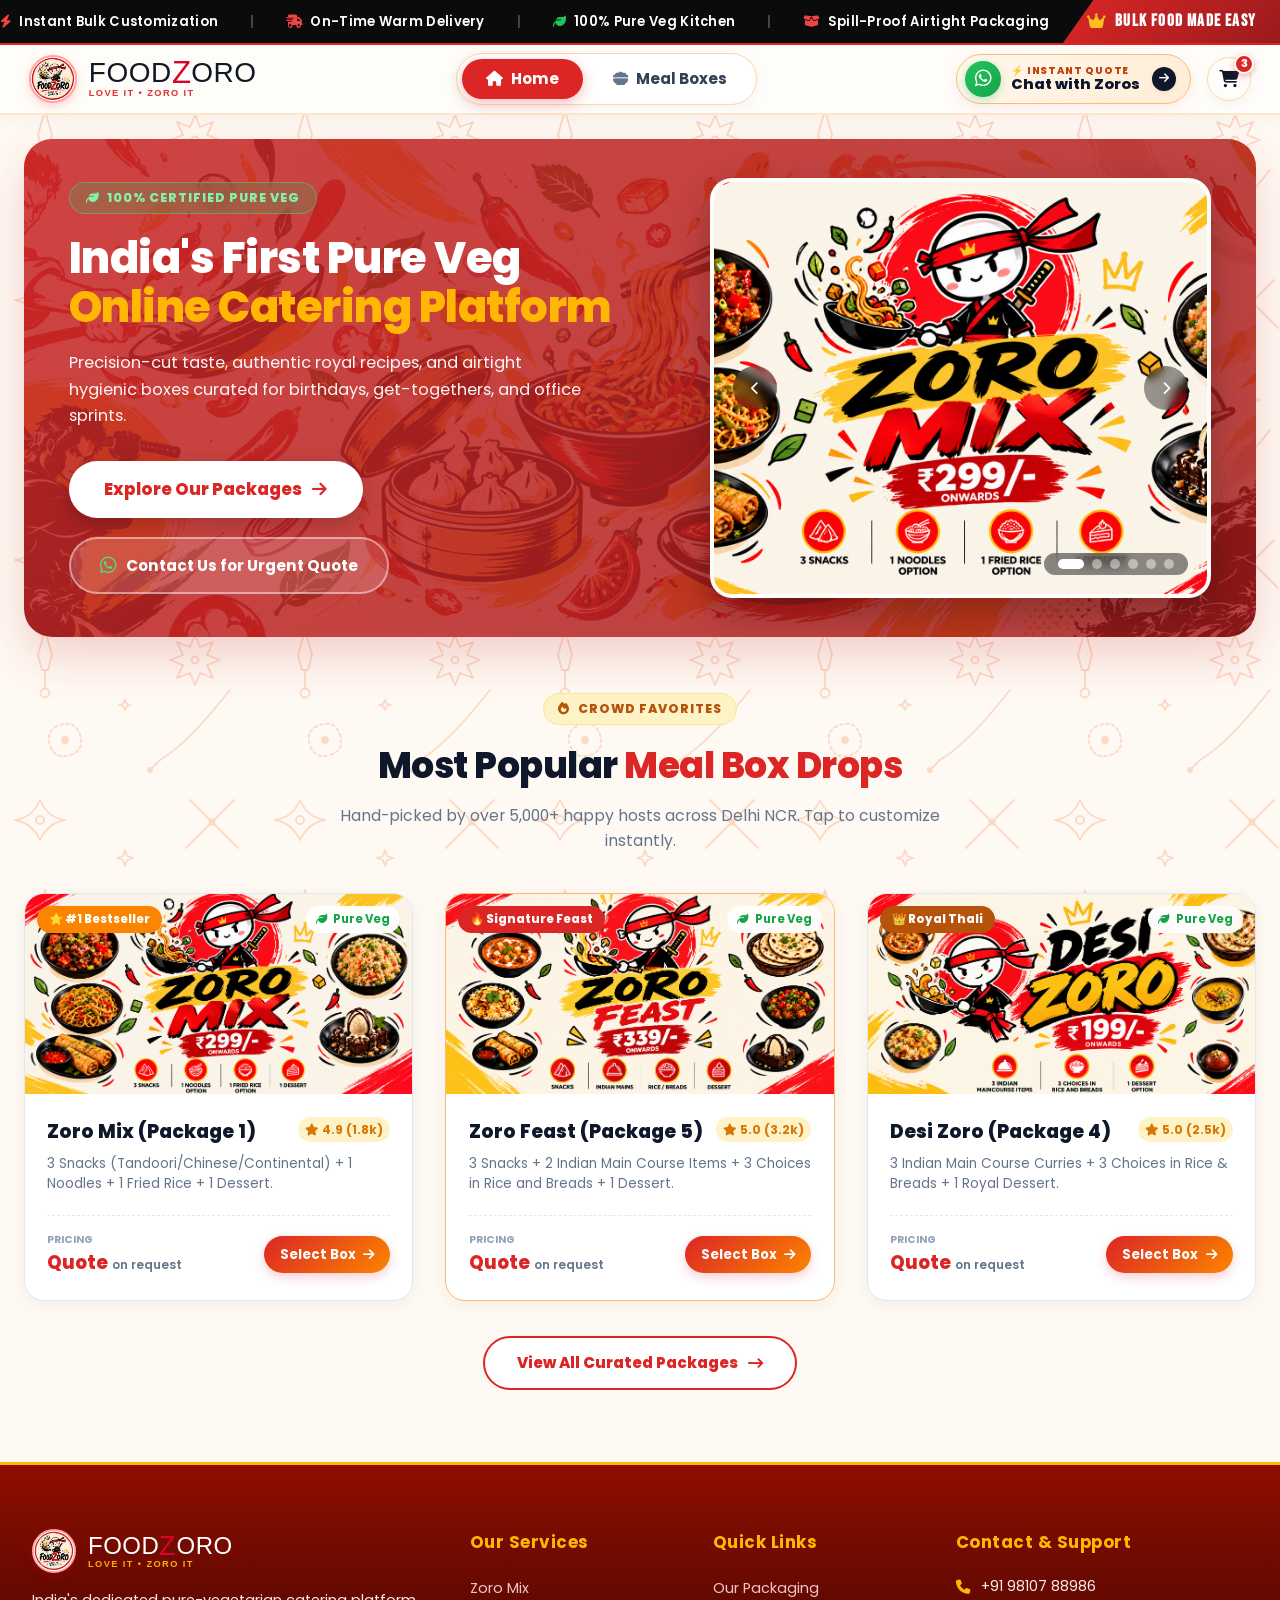
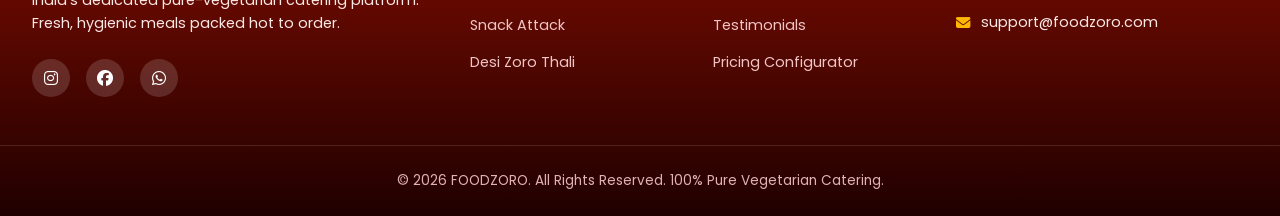
<file: index.html>
<!DOCTYPE html>
<html lang="en">
<head>
  <meta charset="UTF-8" />
  <meta name="viewport" content="width=device-width, initial-scale=1.0" />
  <title>FOODZORO - India's First Pure Veg Online Catering Platform</title>
  
  <link rel="preconnect" href="https://fonts.googleapis.com">
  <link rel="preconnect" href="https://fonts.gstatic.com" crossorigin>
  <link href="https://fonts.googleapis.com/css2?family=Bebas+Neue&family=Permanent+Marker&family=Poppins:wght@400;500;600;700;800&display=swap" rel="stylesheet">
  <link rel="stylesheet" href="https://cdnjs.cloudflare.com/ajax/libs/font-awesome/6.5.1/css/all.min.css" />
  
  <link rel="stylesheet" href="css/main.css" />

  <!-- Hollow Ninja Shapes Wallpaper -->
  <style>
    html, body {
      background-color: #FFF9F3 !important;
      background-image: url("data:image/svg+xml,%3Csvg width='260' height='260' viewBox='0 0 260 260' xmlns='http://www.w3.org/2000/svg'%3E%3Cg fill='none' stroke='%23EA580C' stroke-width='1.8' stroke-linecap='round' stroke-linejoin='round' opacity='0.2'%3E%3Cpath d='M40,20 Q48,38 65,40 Q48,43 40,60 Q32,43 15,40 Q32,38 40,20 Z'/%3E%3Ccircle cx='40' cy='40' r='4'/%3E%3Cpath d='M190,20 L234,64 M230,60 L238,68'/%3E%3Cpath d='M234,20 L190,64 M194,60 L186,68'/%3E%3Ccircle cx='212' cy='42' r='2.5' fill='%23EA580C'/%3E%3Cpolygon points='45,110 52,135 48,150 42,150 38,135'/%3E%3Cline x1='45' y1='150' x2='45' y2='168'/%3E%3Ccircle cx='45' cy='173' r='4.5'/%3E%3Cpath d='M195,115 L200,127 L213,122 L207,135 L220,140 L207,145 L213,158 L200,153 L195,165 L190,153 L177,158 L183,145 L170,140 L183,135 L177,122 L190,127 Z'/%3E%3Ccircle cx='195' cy='140' r='3.5'/%3E%3Cpath d='M60,205 Q75,200 80,215 Q85,230 70,235 Q55,240 50,225 Q45,210 60,205 Z' stroke-dasharray='3 3'/%3E%3Ccircle cx='65' cy='220' r='3' fill='%23EA580C'/%3E%3Cpath d='M160,240 C185,225 210,195 230,170'/%3E%3Cline x1='160' y1='240' x2='152' y2='248'/%3E%3Ccircle cx='150' cy='250' r='2' fill='%23EA580C'/%3E%3Cpath d='M125,70 L127,76 L133,78 L127,80 L125,86 L123,80 L117,78 L123,76 Z'/%3E%3Cpath d='M125,180 L127,184 L131,185 L127,186 L125,190 L123,186 L119,185 L123,184 Z'/%3E%3C/g%3E%3C/svg%3E") !important;
      background-repeat: repeat !important;
      background-size: 260px 260px !important;
      background-attachment: fixed !important;
    }
  </style>
</head>
<body>

  <!-- Top Dark Announcement Strip with Bulk Food Badge -->
  <div class="announcement-strip-black">
    <div class="ticker-wrapper">
      <div class="ticker-track">
        <div class="ticker-element"><i class="fa-solid fa-bolt" style="color: #EF4444;"></i> Instant Bulk Customization</div>
        <div class="ticker-separator">|</div>
        <div class="ticker-element"><i class="fa-solid fa-truck-fast" style="color: #EF4444;"></i> On-Time Warm Delivery</div>
        <div class="ticker-separator">|</div>
        <div class="ticker-element"><i class="fa-solid fa-leaf" style="color: #22C55E;"></i> 100% Pure Veg Kitchen</div>
        <div class="ticker-separator">|</div>
        <div class="ticker-element"><i class="fa-solid fa-box-open" style="color: #EF4444;"></i> Spill-Proof Airtight Packaging</div>
        
        <div class="ticker-element"><i class="fa-solid fa-bolt" style="color: #EF4444;"></i> Instant Bulk Customization</div>
        <div class="ticker-separator">|</div>
        <div class="ticker-element"><i class="fa-solid fa-truck-fast" style="color: #EF4444;"></i> On-Time Warm Delivery</div>
        <div class="ticker-separator">|</div>
        <div class="ticker-element"><i class="fa-solid fa-leaf" style="color: #22C55E;"></i> 100% Pure Veg Kitchen</div>
        <div class="ticker-separator">|</div>
        <div class="ticker-element"><i class="fa-solid fa-box-open" style="color: #EF4444;"></i> Spill-Proof Airtight Packaging</div>
      </div>
    </div>
    <div class="bulk-food-badge">
      <i class="fa-solid fa-crown"></i> BULK FOOD MADE EASY
    </div>
  </div>

  <!-- Sticky Navbar Component with Clean In-line Mascot Logo -->
  <header class="navbar">
    <div class="nav-container">
      
      <!-- FoodZoro Brand: In-line Circular Logo + Brush Typography -->
      <div class="nav-left">
        <a href="index.html" class="brand-logo zoro-crest-brand" aria-label="FoodZoro Home">
          <div class="logo-crest-wrapper">
            <picture>
              <source srcset="images/logo.jpeg" type="image/jpeg">
              <source srcset="images/logo.jpg" type="image/jpeg">
              <source srcset="images/logo.png" type="image/png">
              <img src="images/logo.jpeg" onerror="this.onerror=null; this.src='images/logo.jpg';" alt="FoodZoro Mascot Logo" class="brand-crest-img" />
            </picture>
          </div>
          <div class="brand-title-wrap">
            <span class="brand-brush-title">
              <span class="text-brush-black">FOOD</span><span class="text-brush-red">Z</span><span class="text-brush-black">ORO</span>
            </span>
            <span class="brand-tagline">LOVE IT &bull; ZORO IT</span>
          </div>
        </a>
      </div>

      <!-- Center Navigation Pill (2 Buttons Only) -->
      <nav class="nav-center-pill">
        <a href="index.html" class="nav-pill-btn active">
          <i class="fa-solid fa-house"></i> Home
        </a>
        <a href="packages.html" class="nav-pill-btn">
          <i class="fa-solid fa-bowl-food"></i> Meal Boxes
        </a>
      </nav>

      <!-- Nav Right Actions -->
      <div class="nav-right-actions">
        <a 
          href="https://wa.me/919810788986?text=Hi%20FoodZoro!%20I%20want%20to%20inquire%20about%20catering%20and%20meal%20boxes." 
          target="_blank" 
          class="btn-zoro-chat"
          title="Chat directly with our Zoros"
        >
          <div class="chat-icon-orb">
            <i class="fa-brands fa-whatsapp"></i>
          </div>

          <div class="chat-text-meta">
            <span class="chat-badge-tag">⚡ INSTANT QUOTE</span>
            <span class="chat-headline">Chat with Zoros</span>
          </div>

          <div class="chat-arrow-badge">
            <i class="fa-solid fa-arrow-right"></i>
          </div>
        </a>

        <a href="packages.html" class="cart-icon-btn" aria-label="Cart">
          <i class="fa-solid fa-cart-shopping"></i>
          <span class="cart-badge" id="cartBadge">3</span>
        </a>
      </div>
    </div>
  </header>

  <!-- Hero Section -->
  <section class="hero-carousel-section">
    <div class="hero-unified-card" id="heroCarousel">
      
      <!-- Permanent Left Content -->
      <div class="hero-static-content">
        <span class="slide-tag pure-veg-tag">
          <i class="fa-solid fa-leaf"></i> 100% CERTIFIED PURE VEG
        </span>
        <h1 class="slide-title">
          India's First Pure Veg <br />
          <span class="highlight-text">Online Catering Platform</span>
        </h1>
        <p class="slide-desc">
          Precision-cut taste, authentic royal recipes, and airtight hygienic boxes curated for birthdays, get-togethers, and office sprints.
        </p>
        
        <div class="hero-dual-cta">
          <a href="packages.html" class="btn-hero-primary">
            <span>Explore Our Packages</span>
            <i class="fa-solid fa-arrow-right"></i>
          </a>
          <a href="https://wa.me/919810788986?text=Hi!%20I%20need%20an%20urgent%20catering%20quote." target="_blank" class="btn-hero-urgent">
            <i class="fa-brands fa-whatsapp"></i>
            <span>Contact Us for Urgent Quote</span>
          </a>
        </div>
      </div>

      <!-- Hero Package Slider Showcase -->
      <div class="hero-slider-stage" style="position: relative; width: 100%; height: 420px; border-radius: 22px; overflow: hidden; background: #FFFDF9; box-shadow: 0 16px 36px rgba(0,0,0,0.25); border: 4px solid rgba(255,255,255,0.25);">
        <div id="sliderTrack" style="display: flex; width: 600%; height: 100%; transition: transform 0.65s cubic-bezier(0.25, 1, 0.5, 1); will-change: transform;">
          <div style="width: calc(100% / 6); height: 100%; flex-shrink: 0;"><img src="images/zoromix.png" alt="Zoro Mix" style="width: 100%; height: 100%; object-fit: cover; display: block;" /></div>
          <div style="width: calc(100% / 6); height: 100%; flex-shrink: 0;"><img src="images/zoro snack attack.png" alt="Zoro Snack Attack" style="width: 100%; height: 100%; object-fit: cover; display: block;" /></div>
          <div style="width: calc(100% / 6); height: 100%; flex-shrink: 0;"><img src="images/zoro wok.png" alt="Zoro Wok" style="width: 100%; height: 100%; object-fit: cover; display: block;" /></div>
          <div style="width: calc(100% / 6); height: 100%; flex-shrink: 0;"><img src="images/desi zoro.png" alt="Desi Zoro" style="width: 100%; height: 100%; object-fit: cover; display: block;" /></div>
          <div style="width: calc(100% / 6); height: 100%; flex-shrink: 0;"><img src="images/zoro feast.png" alt="Zoro Feast" style="width: 100%; height: 100%; object-fit: cover; display: block;" /></div>
          <div style="width: calc(100% / 6); height: 100%; flex-shrink: 0;"><img src="images/build your zoro.png" alt="Build Your Zoro" style="width: 100%; height: 100%; object-fit: cover; display: block;" /></div>
        </div>

        <button class="carousel-btn prev" id="prevSlide" aria-label="Previous Slide">
          <i class="fa-solid fa-chevron-left"></i>
        </button>
        <button class="carousel-btn next" id="nextSlide" aria-label="Next Slide">
          <i class="fa-solid fa-chevron-right"></i>
        </button>

        <div class="carousel-dots" id="carouselDots">
          <span class="dot active" data-index="0"></span>
          <span class="dot" data-index="1"></span>
          <span class="dot" data-index="2"></span>
          <span class="dot" data-index="3"></span>
          <span class="dot" data-index="4"></span>
          <span class="dot" data-index="5"></span>
        </div>
      </div>

    </div>
  </section>

  <!-- Quick Tile Option: Top 3 Most Popular Packages -->
  <section class="quick-packages-section">
    <div class="quick-section-header">
      <span class="quick-tag"><i class="fa-solid fa-fire"></i> CROWD FAVORITES</span>
      <h2 class="quick-title">Most Popular <span class="highlight-text">Meal Box Drops</span></h2>
      <p class="quick-subtitle">Hand-picked by over 5,000+ happy hosts across Delhi NCR. Tap to customize instantly.</p>
    </div>

    <div class="quick-tiles-grid">
      <!-- Tile 1: Zoro Mix -->
      <article class="quick-tile-card">
        <div class="tile-img-wrap">
          <img src="images/zoromix.png" alt="Zoro Mix" />
          <span class="tile-badge badge-bestseller">⭐ #1 Bestseller</span>
          <span class="tile-diet-badge"><i class="fa-solid fa-leaf"></i> Pure Veg</span>
        </div>
        <div class="tile-content">
          <div class="tile-meta">
            <h3 class="tile-name">Zoro Mix (Package 1)</h3>
            <span class="tile-rating"><i class="fa-solid fa-star"></i> 4.9 (1.8k)</span>
          </div>
          <p class="tile-desc">3 Snacks (Tandoori/Chinese/Continental) + 1 Noodles + 1 Fried Rice + 1 Dessert.</p>
          <div class="tile-footer">
            <div class="tile-pricing">
              <span class="tile-price-label">Pricing</span>
              <span class="tile-price">Quote <small>on request</small></span>
            </div>
            <a href="packages.html" class="btn-tile-select">
              <span>Select Box</span>
              <i class="fa-solid fa-arrow-right"></i>
            </a>
          </div>
        </div>
      </article>

      <!-- Tile 2: Zoro Feast -->
      <article class="quick-tile-card popular-highlight">
        <div class="tile-img-wrap">
          <img src="images/zoro feast.png" alt="Zoro Feast" />
          <span class="tile-badge badge-signature">🔥 Signature Feast</span>
          <span class="tile-diet-badge"><i class="fa-solid fa-leaf"></i> Pure Veg</span>
        </div>
        <div class="tile-content">
          <div class="tile-meta">
            <h3 class="tile-name">Zoro Feast (Package 5)</h3>
            <span class="tile-rating"><i class="fa-solid fa-star"></i> 5.0 (3.2k)</span>
          </div>
          <p class="tile-desc">3 Snacks + 2 Indian Main Course Items + 3 Choices in Rice and Breads + 1 Dessert.</p>
          <div class="tile-footer">
            <div class="tile-pricing">
              <span class="tile-price-label">Pricing</span>
              <span class="tile-price">Quote <small>on request</small></span>
            </div>
            <a href="packages.html" class="btn-tile-select">
              <span>Select Box</span>
              <i class="fa-solid fa-arrow-right"></i>
            </a>
          </div>
        </div>
      </article>

      <!-- Tile 3: Desi Zoro -->
      <article class="quick-tile-card">
        <div class="tile-img-wrap">
          <img src="images/desi zoro.png" alt="Desi Zoro" />
          <span class="tile-badge badge-feast">👑 Royal Thali</span>
          <span class="tile-diet-badge"><i class="fa-solid fa-leaf"></i> Pure Veg</span>
        </div>
        <div class="tile-content">
          <div class="tile-meta">
            <h3 class="tile-name">Desi Zoro (Package 4)</h3>
            <span class="tile-rating"><i class="fa-solid fa-star"></i> 5.0 (2.5k)</span>
          </div>
          <p class="tile-desc">3 Indian Main Course Curries + 3 Choices in Rice & Breads + 1 Royal Dessert.</p>
          <div class="tile-footer">
            <div class="tile-pricing">
              <span class="tile-price-label">Pricing</span>
              <span class="tile-price">Quote <small>on request</small></span>
            </div>
            <a href="packages.html" class="btn-tile-select">
              <span>Select Box</span>
              <i class="fa-solid fa-arrow-right"></i>
            </a>
          </div>
        </div>
      </article>
    </div>

    <div class="quick-bottom-action">
      <a href="packages.html" class="btn-explore-all">
        <span>View All Curated Packages</span>
        <i class="fa-solid fa-arrow-right-long"></i>
      </a>
    </div>
  </section>

  <!-- Global Footer -->
  <footer class="footer">
    <div class="footer-container">
      <div class="footer-col brand-info">
        <a href="index.html" class="brand-logo zoro-crest-brand footer-logo">
          <div class="logo-crest-wrapper" style="width: 44px; height: 44px;">
            <picture>
              <source srcset="images/logo.jpeg" type="image/jpeg">
              <source srcset="images/logo.jpg" type="image/jpeg">
              <source srcset="images/logo.png" type="image/png">
              <img src="images/logo.jpeg" onerror="this.onerror=null; this.src='images/logo.jpg';" alt="FoodZoro Mascot Logo" class="brand-crest-img" />
            </picture>
          </div>
          <div class="brand-title-wrap">
            <span class="brand-brush-title" style="color: #FFF; font-size: 1.5rem;">
              <span style="color: #FFF;">FOOD</span><span class="text-brush-red">Z</span><span style="color: #FFF;">ORO</span>
            </span>
            <span class="brand-tagline" style="color: #FFB703;">LOVE IT &bull; ZORO IT</span>
          </div>
        </a>
        <p class="footer-text">India's dedicated pure-vegetarian catering platform. Fresh, hygienic meals packed hot to order.</p>
        <div class="social-links">
          <a href="#" aria-label="Instagram"><i class="fa-brands fa-instagram"></i></a>
          <a href="#" aria-label="Facebook"><i class="fa-brands fa-facebook"></i></a>
          <a href="https://wa.me/919810788986" target="_blank" aria-label="WhatsApp"><i class="fa-brands fa-whatsapp"></i></a>
        </div>
      </div>

      <div class="footer-col">
        <h4 class="col-title">Our Services</h4>
        <ul class="footer-menu">
          <li><a href="packages.html">Zoro Mix</a></li>
          <li><a href="packages.html">Snack Attack</a></li>
          <li><a href="packages.html">Desi Zoro Thali</a></li>
        </ul>
      </div>

      <div class="footer-col">
        <h4 class="col-title">Quick Links</h4>
        <ul class="footer-menu">
          <li><a href="gallery.html">Our Packaging</a></li>
          <li><a href="gallery.html">Testimonials</a></li>
          <li><a href="packages.html">Pricing Configurator</a></li>
        </ul>
      </div>

      <div class="footer-col">
        <h4 class="col-title">Contact & Support</h4>
        <p class="contact-line"><i class="fa-solid fa-phone"></i> +91 98107 88986</p>
        <p class="contact-line"><i class="fa-solid fa-envelope"></i> support@foodzoro.com</p>
      </div>
    </div>

    <div class="footer-bottom">
      <p>&copy; 2026 FOODZORO. All Rights Reserved. 100% Pure Vegetarian Catering.</p>
    </div>
  </footer>

  <script>
    document.addEventListener('DOMContentLoaded', function () {
      const track = document.getElementById('sliderTrack');
      const dots = document.querySelectorAll('#carouselDots .dot');
      const prevBtn = document.getElementById('prevSlide');
      const nextBtn = document.getElementById('nextSlide');
      const totalSlides = 6;
      let currentIndex = 0;
      let timer = null;

      function updateSlide(idx) {
        if (idx < 0) idx = totalSlides - 1;
        if (idx >= totalSlides) idx = 0;
        currentIndex = idx;

        if (track) {
          const shift = (currentIndex * 100) / totalSlides;
          track.style.transform = 'translateX(-' + shift + '%)';
        }

        dots.forEach((dot, i) => {
          dot.classList.toggle('active', i === currentIndex);
        });
      }

      function startTimer() {
        clearInterval(timer);
        timer = setInterval(() => {
          updateSlide(currentIndex + 1);
        }, 3000);
      }

      if (nextBtn) {
        nextBtn.onclick = function (e) {
          e.preventDefault();
          updateSlide(currentIndex + 1);
          startTimer();
        };
      }

      if (prevBtn) {
        prevBtn.onclick = function (e) {
          e.preventDefault();
          updateSlide(currentIndex - 1);
          startTimer();
        };
      }

      dots.forEach((dot) => {
        dot.onclick = function () {
          const targetIdx = parseInt(this.getAttribute('data-index'), 10);
          updateSlide(targetIdx);
          startTimer();
        };
      });

      const container = track ? track.parentElement : null;
      if (container) {
        container.onmouseenter = () => clearInterval(timer);
        container.onmouseleave = () => startTimer();
      }

      updateSlide(0);
      startTimer();
    });
  </script>
</body>
</html>
</file>
<file: css/main.css>
:root {
  --primary-red: #DC2626;
  --primary-dark-red: #B71C1C;
  --accent-gold: #FFB703;
  --fire-orange: #FB8500;
  --text-dark: #0F172A;
  --text-muted: #64748B;
  --bg-light: #FFF9F3;
  --card-bg: #FFFFFF;
  --border-color: #E2E8F0;
  --font-family: 'Poppins', sans-serif;
  --font-brush: 'Permanent Marker', cursive, sans-serif;
  --font-brand: 'Bebas Neue', sans-serif;
  --shadow-sm: 0 4px 12px rgba(0, 0, 0, 0.05);
  --shadow-lg: 0 16px 40px rgba(0, 0, 0, 0.12);
  --transition: all 0.3s cubic-bezier(0.4, 0, 0.2, 1);
}

* {
  margin: 0;
  padding: 0;
  box-sizing: border-box;
}

html, body {
  font-family: var(--font-family);
  background-color: #FFF9F3 !important;
  background-image: url("data:image/svg+xml,%3Csvg width='260' height='260' viewBox='0 0 260 260' xmlns='http://www.w3.org/2000/svg'%3E%3Cg fill='none' stroke='%23EA580C' stroke-width='1.8' stroke-linecap='round' stroke-linejoin='round' opacity='0.2'%3E%3Cpath d='M40,20 Q48,38 65,40 Q48,43 40,60 Q32,43 15,40 Q32,38 40,20 Z'/%3E%3Ccircle cx='40' cy='40' r='4'/%3E%3Cpath d='M190,20 L234,64 M230,60 L238,68'/%3E%3Cpath d='M234,20 L190,64 M194,60 L186,68'/%3E%3Ccircle cx='212' cy='42' r='2.5' fill='%23EA580C'/%3E%3Cpolygon points='45,110 52,135 48,150 42,150 38,135'/%3E%3Cline x1='45' y1='150' x2='45' y2='168'/%3E%3Ccircle cx='45' cy='173' r='4.5'/%3E%3Cpath d='M195,115 L200,127 L213,122 L207,135 L220,140 L207,145 L213,158 L200,153 L195,165 L190,153 L177,158 L183,145 L170,140 L183,135 L177,122 L190,127 Z'/%3E%3Ccircle cx='195' cy='140' r='3.5'/%3E%3Cpath d='M60,205 Q75,200 80,215 Q85,230 70,235 Q55,240 50,225 Q45,210 60,205 Z' stroke-dasharray='3 3'/%3E%3Ccircle cx='65' cy='220' r='3' fill='%23EA580C'/%3E%3Cpath d='M160,240 C185,225 210,195 230,170'/%3E%3Cline x1='160' y1='240' x2='152' y2='248'/%3E%3Ccircle cx='150' cy='250' r='2' fill='%23EA580C'/%3E%3Cpath d='M125,70 L127,76 L133,78 L127,80 L125,86 L123,80 L117,78 L123,76 Z'/%3E%3Cpath d='M125,180 L127,184 L131,185 L127,186 L125,190 L123,186 L119,185 L123,184 Z'/%3E%3C/g%3E%3C/svg%3E") !important;
  background-repeat: repeat !important;
  background-size: 260px 260px !important;
  background-attachment: fixed !important;
  color: var(--text-dark);
  line-height: 1.6;
  overflow-x: hidden;
}

/* --- Dark Announcement Ticker --- */
.announcement-strip-black {
  background-color: #0B0B0C;
  color: #FFFFFF;
  font-size: 0.82rem;
  font-weight: 600;
  overflow: hidden;
  white-space: nowrap;
  display: flex;
  align-items: center;
  justify-content: space-between;
  position: relative;
  z-index: 1001;
  border-bottom: 2px solid #DC2626;
}

.ticker-wrapper {
  overflow: hidden;
  flex-grow: 1;
  padding: 8px 0;
}

.ticker-track {
  display: flex;
  align-items: center;
  gap: 2rem;
  width: max-content;
  animation: scroll-ticker 28s linear infinite;
}

.ticker-element {
  display: inline-flex;
  align-items: center;
  gap: 0.5rem;
  font-family: 'Poppins', sans-serif;
  letter-spacing: 0.3px;
}

.ticker-separator {
  color: rgba(255, 255, 255, 0.25);
}

@keyframes scroll-ticker {
  0% { transform: translateX(0); }
  100% { transform: translateX(-50%); }
}

.bulk-food-badge {
  background: linear-gradient(135deg, #DC2626 0%, #991B1B 100%);
  color: #FFFFFF;
  font-family: 'Bebas Neue', sans-serif;
  font-size: 1.05rem;
  letter-spacing: 1.2px;
  padding: 8px 24px;
  display: flex;
  align-items: center;
  gap: 0.5rem;
  box-shadow: -4px 0 15px rgba(220, 38, 38, 0.4);
  flex-shrink: 0;
  clip-path: polygon(14% 0%, 100% 0%, 100% 100%, 0% 100%);
}

.bulk-food-badge i {
  color: #FBBF24;
}

/* --- Sticky Navbar --- */
.navbar {
  background: rgba(255, 253, 249, 0.98);
  backdrop-filter: blur(14px);
  -webkit-backdrop-filter: blur(14px);
  position: sticky;
  top: 0;
  z-index: 1000;
  border-bottom: 2px solid rgba(251, 133, 0, 0.18);
  box-shadow: 0 4px 18px rgba(0, 0, 0, 0.04);
}

.nav-container {
  max-width: 1400px;
  margin: 0 auto;
  padding: 0.5rem 1.8rem;
  display: flex;
  align-items: center;
  justify-content: space-between;
  gap: 1.5rem;
}

.nav-left {
  display: flex;
  align-items: center;
}

.zoro-crest-brand {
  display: inline-flex;
  align-items: center;
  gap: 0.75rem;
  text-decoration: none;
  user-select: none;
}

.logo-crest-wrapper {
  position: relative;
  width: 48px;
  height: 48px;
  border-radius: 50%;
  background: #FFFFFF;
  box-shadow: 0 3px 10px rgba(217, 4, 41, 0.18);
  border: 2px solid #FCA5A5;
  flex-shrink: 0;
  overflow: hidden;
  display: flex;
  align-items: center;
  justify-content: center;
  transition: transform 0.25s ease;
}

.brand-crest-img {
  width: 100%;
  height: 100%;
  object-fit: cover;
  border-radius: 50%;
  display: block;
}

.zoro-crest-brand:hover .logo-crest-wrapper {
  transform: rotate(-6deg) scale(1.06);
}

.brand-title-wrap {
  display: flex;
  flex-direction: column;
  line-height: 1;
  justify-content: center;
}

.brand-brush-title {
  font-family: var(--font-brush);
  font-size: 1.75rem;
  letter-spacing: 0.5px;
  display: flex;
  align-items: baseline;
  text-transform: uppercase;
}

.text-brush-black {
  color: #111827;
}

.text-brush-red {
  color: #D90429;
  display: inline-block;
  transform: scale(1.12);
  margin: 0 1px;
}

.brand-tagline {
  font-family: var(--font-brush);
  font-size: 0.58rem;
  font-weight: 700;
  letter-spacing: 1.4px;
  color: #DC2626;
  margin-top: 2px;
  text-transform: uppercase;
  opacity: 0.95;
}

/* Center Pill */
.nav-center-pill {
  display: flex;
  align-items: center;
  background: #FFFFFF;
  border: 1.5px solid #FED7AA;
  padding: 5px;
  border-radius: 50px;
  box-shadow: 0 4px 16px rgba(15, 23, 42, 0.04);
  gap: 6px;
}

.nav-pill-btn {
  text-decoration: none;
  font-family: 'Poppins', sans-serif;
  font-size: 0.95rem;
  font-weight: 700;
  padding: 8px 24px;
  border-radius: 50px;
  color: #334155;
  display: inline-flex;
  align-items: center;
  gap: 0.5rem;
  transition: all 0.25s cubic-bezier(0.16, 1, 0.3, 1);
}

.nav-pill-btn i {
  color: #64748B;
  transition: color 0.25s ease;
}

.nav-pill-btn:hover,
.nav-pill-btn.active {
  background: #DC2626;
  color: #FFFFFF;
  box-shadow: 0 4px 14px rgba(220, 38, 38, 0.3);
}

.nav-pill-btn:hover i,
.nav-pill-btn.active i {
  color: #FFFFFF;
}

/* Nav Actions */
.nav-right-actions {
  display: flex;
  align-items: center;
  gap: 1rem;
}

.btn-zoro-chat {
  display: inline-flex;
  align-items: center;
  gap: 10px;
  text-decoration: none;
  background: linear-gradient(135deg, #FFF7ED 0%, #FFEDD5 100%);
  border: 1.8px solid #FDBA74;
  padding: 6px 14px 6px 8px;
  border-radius: 50px;
  box-shadow: 0 4px 15px rgba(217, 4, 41, 0.08);
  white-space: nowrap;
  cursor: pointer;
  transition: all 0.3s cubic-bezier(0.16, 1, 0.3, 1);
}

.chat-icon-orb {
  width: 36px;
  height: 36px;
  background: linear-gradient(135deg, #22C55E 0%, #16A34A 100%);
  border-radius: 50%;
  display: flex;
  align-items: center;
  justify-content: center;
  color: #FFFFFF;
  font-size: 1.2rem;
  flex-shrink: 0;
  box-shadow: 0 3px 8px rgba(34, 197, 94, 0.3);
}

.chat-text-meta {
  display: flex;
  flex-direction: column;
  line-height: 1.15;
  text-align: left;
}

.chat-badge-tag {
  font-size: 0.62rem;
  font-weight: 800;
  letter-spacing: 0.8px;
  color: #C2410C;
  text-transform: uppercase;
  font-family: 'Poppins', sans-serif;
}

.chat-headline {
  font-size: 0.92rem;
  font-weight: 800;
  color: #0F172A;
  font-family: 'Poppins', sans-serif;
}

.chat-arrow-badge {
  width: 24px;
  height: 24px;
  background: #0F172A;
  border-radius: 50%;
  display: flex;
  align-items: center;
  justify-content: center;
  color: #FFFFFF;
  font-size: 0.72rem;
  box-shadow: 0 1px 4px rgba(0, 0, 0, 0.1);
  margin-left: 2px;
}

.btn-zoro-chat:hover {
  transform: translateY(-2px);
  border-color: #FB8500;
  box-shadow: 0 8px 24px rgba(251, 133, 0, 0.25);
  background: #FFFFFF;
}

.cart-icon-btn {
  position: relative;
  width: 44px;
  height: 44px;
  background: #FFFDF9;
  border: 1.5px solid #FED7AA;
  border-radius: 50%;
  display: flex;
  align-items: center;
  justify-content: center;
  color: #0F172A;
  font-size: 1.1rem;
  text-decoration: none;
  transition: all 0.25s ease;
  box-shadow: 0 4px 12px rgba(15, 23, 42, 0.04);
}

.cart-icon-btn:hover {
  background: #DC2626;
  color: #FFFFFF;
  border-color: #DC2626;
  transform: translateY(-2px);
}

.cart-badge {
  position: absolute;
  top: -4px;
  right: -4px;
  background: #DC2626;
  color: #FFFFFF;
  font-size: 0.7rem;
  font-weight: 800;
  width: 20px;
  height: 20px;
  border-radius: 50%;
  display: flex;
  align-items: center;
  justify-content: center;
  border: 2px solid #FFFFFF;
  box-shadow: 0 2px 6px rgba(220, 38, 38, 0.4);
}

/* --- Hero Section --- */
.hero-carousel-section {
  max-width: 1400px;
  margin: 1.5rem auto 2.5rem;
  padding: 0 1.5rem;
}

.hero-unified-card {
  position: relative;
  width: 100%;
  min-height: 490px;
  border-radius: 28px;
  overflow: hidden;
  box-shadow: 0 20px 45px rgba(183, 28, 28, 0.18);
  display: grid;
  grid-template-columns: 1.2fr 1fr;
  align-items: center;
  background: linear-gradient(135deg, rgba(201, 42, 42, 0.88) 0%, rgba(166, 27, 27, 0.82) 100%),
              url('../images/banner\ foodzoro.png');
  background-size: cover;
  background-position: center;
  background-repeat: no-repeat;
  padding: 2.2rem 2.8rem;
  gap: 2.5rem;
}

.hero-static-content {
  position: relative;
  z-index: 10;
  padding: 0.5rem 0;
  display: flex;
  flex-direction: column;
  justify-content: center;
  color: #FFFFFF;
  background: transparent;
}

.slide-tag.pure-veg-tag {
  background: rgba(34, 197, 94, 0.22);
  color: #86EFAC;
  border: 1px solid rgba(74, 222, 128, 0.45);
  padding: 5px 16px;
  font-size: 0.78rem;
  font-weight: 800;
  letter-spacing: 1px;
  border-radius: 50px;
  width: fit-content;
  margin-bottom: 1.2rem;
  display: inline-flex;
  align-items: center;
  gap: 0.5rem;
  backdrop-filter: blur(8px);
}

.slide-title {
  font-size: 2.7rem;
  font-weight: 800;
  line-height: 1.15;
  margin-bottom: 1.1rem;
  letter-spacing: -0.5px;
}

.slide-title .highlight-text { color: var(--accent-gold); }

.slide-desc {
  font-size: 1.02rem;
  line-height: 1.6;
  opacity: 0.95;
  margin-bottom: 2rem;
  max-width: 520px;
}

.hero-dual-cta {
  display: flex;
  align-items: center;
  gap: 1.2rem;
  flex-wrap: wrap;
}

.btn-hero-primary {
  display: inline-flex;
  align-items: center;
  gap: 0.65rem;
  background: #FFFFFF;
  color: var(--primary-red);
  font-weight: 800;
  font-size: 1.05rem;
  padding: 0.95rem 2.2rem;
  border-radius: 50px;
  text-decoration: none;
  box-shadow: 0 6px 20px rgba(0, 0, 0, 0.2);
  transition: var(--transition);
}

.btn-hero-primary:hover {
  background: #FFFDF9;
  transform: translateY(-3px);
}

.btn-hero-urgent {
  display: inline-flex;
  align-items: center;
  gap: 0.6rem;
  background: rgba(255, 255, 255, 0.15);
  color: #FFFFFF;
  border: 2px solid rgba(255, 255, 255, 0.45);
  font-weight: 700;
  font-size: 0.95rem;
  padding: 0.9rem 1.8rem;
  border-radius: 50px;
  text-decoration: none;
  transition: var(--transition);
}

.btn-hero-urgent i { color: #4ADE80; font-size: 1.2rem; }
.btn-hero-urgent:hover { background: rgba(255, 255, 255, 0.3); transform: translateY(-3px); }

.carousel-btn {
  position: absolute;
  top: 50%;
  transform: translateY(-50%);
  background: rgba(0, 0, 0, 0.4);
  border: none;
  color: #FFFFFF;
  width: 44px;
  height: 44px;
  border-radius: 50%;
  cursor: pointer;
  z-index: 25;
  display: flex;
  align-items: center;
  justify-content: center;
  transition: all 0.2s ease;
  backdrop-filter: blur(4px);
}

.carousel-btn:hover {
  background: #FFFFFF;
  color: var(--primary-red);
  transform: translateY(-50%) scale(1.08);
}

.carousel-btn.prev { left: 1.2rem; }
.carousel-btn.next { right: 1.2rem; }

.carousel-dots {
  position: absolute;
  bottom: 1.2rem;
  right: 1.2rem;
  display: flex;
  align-items: center;
  gap: 0.5rem;
  z-index: 25;
  background: rgba(0, 0, 0, 0.45);
  padding: 6px 14px;
  border-radius: 50px;
  backdrop-filter: blur(6px);
}

.dot {
  width: 10px;
  height: 10px;
  border-radius: 50%;
  background: rgba(255, 255, 255, 0.45);
  cursor: pointer;
  transition: all 0.3s ease;
}

.dot.active { 
  width: 26px; 
  border-radius: 20px; 
  background: #FFFFFF; 
}

/* --- Quick Packages --- */
.quick-packages-section {
  max-width: 1400px;
  margin: 3.5rem auto 4.5rem;
  padding: 0 1.5rem;
}

.quick-section-header {
  text-align: center;
  margin-bottom: 2.5rem;
}

.quick-tag {
  display: inline-flex;
  align-items: center;
  gap: 0.45rem;
  background: #FEF3C7;
  color: #B45309;
  font-size: 0.78rem;
  font-weight: 800;
  letter-spacing: 1px;
  padding: 5px 14px;
  border-radius: 50px;
  border: 1px solid #FDE68A;
  margin-bottom: 0.75rem;
}

.quick-title {
  font-size: 2.25rem;
  font-weight: 800;
  color: var(--text-dark);
  letter-spacing: -0.5px;
  margin-bottom: 0.5rem;
}

.quick-title .highlight-text {
  color: var(--primary-red);
}

.quick-subtitle {
  font-size: 0.98rem;
  color: var(--text-muted);
  max-width: 620px;
  margin: 0 auto;
}

.quick-tiles-grid {
  display: grid;
  grid-template-columns: repeat(3, 1fr);
  gap: 2rem;
}

.quick-tile-card {
  background: #FFFFFF;
  border-radius: 20px;
  overflow: hidden;
  border: 1.5px solid #E2E8F0;
  box-shadow: 0 4px 18px rgba(15, 23, 42, 0.05);
  display: flex;
  flex-direction: column;
  transition: var(--transition);
  position: relative;
}

.quick-tile-card:hover {
  transform: translateY(-7px);
  border-color: var(--fire-orange);
  box-shadow: 0 18px 36px rgba(251, 133, 0, 0.15);
}

.quick-tile-card.popular-highlight {
  border-color: #FDBA74;
}

.tile-img-wrap {
  position: relative;
  height: 200px;
  width: 100%;
  overflow: hidden;
  background-color: #F1F5F9;
}

.tile-img-wrap img {
  width: 100%;
  height: 100%;
  object-fit: cover;
  transition: transform 0.6s ease;
}

.quick-tile-card:hover .tile-img-wrap img {
  transform: scale(1.06);
}

.tile-badge {
  position: absolute;
  top: 12px;
  left: 12px;
  font-size: 0.72rem;
  font-weight: 800;
  padding: 4px 12px;
  border-radius: 50px;
  color: #FFFFFF;
}

.badge-bestseller { background: var(--fire-orange); }
.badge-signature { background: var(--primary-red); }
.badge-feast { background: #B45309; }

.tile-diet-badge {
  position: absolute;
  top: 12px;
  right: 12px;
  font-size: 0.72rem;
  font-weight: 700;
  padding: 4px 10px;
  border-radius: 50px;
  background: rgba(255, 255, 255, 0.94);
  color: #16A34A;
  backdrop-filter: blur(6px);
  display: inline-flex;
  align-items: center;
  gap: 0.35rem;
}

.tile-content {
  padding: 1.4rem;
  display: flex;
  flex-direction: column;
  flex-grow: 1;
}

.tile-meta {
  display: flex;
  align-items: flex-start;
  justify-content: space-between;
  gap: 0.5rem;
  margin-bottom: 0.45rem;
}

.tile-name {
  font-size: 1.18rem;
  font-weight: 800;
  color: var(--text-dark);
}

.tile-rating {
  font-size: 0.75rem;
  font-weight: 700;
  color: #D97706;
  background: #FEF3C7;
  padding: 3px 7px;
  border-radius: 50px;
  white-space: nowrap;
}

.tile-desc {
  font-size: 0.85rem;
  color: var(--text-muted);
  line-height: 1.5;
  margin-bottom: 1.25rem;
  flex-grow: 1;
}

.tile-footer {
  display: flex;
  align-items: center;
  justify-content: space-between;
  border-top: 1px dashed #E2E8F0;
  padding-top: 1rem;
}

.tile-pricing {
  display: flex;
  flex-direction: column;
}

.tile-price-label {
  font-size: 0.65rem;
  font-weight: 700;
  color: #94A3B8;
  text-transform: uppercase;
}

.tile-price {
  font-size: 1.15rem;
  font-weight: 800;
  color: var(--primary-red);
}

.tile-price small {
  font-size: 0.75rem;
  color: var(--text-muted);
  font-weight: 600;
}

.btn-tile-select {
  background: linear-gradient(135deg, var(--primary-red) 0%, var(--fire-orange) 100%);
  color: #FFFFFF;
  font-size: 0.82rem;
  font-weight: 700;
  text-decoration: none;
  padding: 8px 16px;
  border-radius: 50px;
  display: inline-flex;
  align-items: center;
  gap: 0.45rem;
  box-shadow: 0 4px 12px rgba(217, 4, 41, 0.2);
  transition: var(--transition);
}

.btn-tile-select:hover {
  transform: translateY(-2px);
  box-shadow: 0 6px 16px rgba(251, 133, 0, 0.35);
}

.quick-bottom-action {
  text-align: center;
  margin-top: 2.2rem;
}

.btn-explore-all {
  display: inline-flex;
  align-items: center;
  gap: 0.65rem;
  background: #FFFFFF;
  color: var(--primary-red);
  border: 2px solid var(--primary-red);
  padding: 0.8rem 2rem;
  border-radius: 50px;
  font-weight: 800;
  font-size: 0.95rem;
  text-decoration: none;
  transition: var(--transition);
}

.btn-explore-all:hover {
  background: var(--primary-red);
  color: #FFFFFF;
  transform: translateY(-2px);
  box-shadow: 0 8px 20px rgba(217, 4, 41, 0.25);
}

/* --- Footer --- */
.footer {
  background: linear-gradient(180deg, #8E0E00 0%, #1F0000 100%);
  color: #F8D7DA;
  padding-top: 4rem;
  margin-top: 4rem;
  border-top: 3px solid var(--accent-gold);
  position: relative;
  z-index: 10;
}

.footer-container {
  max-width: 1400px;
  margin: 0 auto;
  padding: 0 2rem 3rem;
  display: grid;
  grid-template-columns: 2fr 1fr 1fr 1.5fr;
  gap: 3rem;
}

.footer-logo { display: inline-flex; margin-bottom: 1rem; }

.footer-text { 
  font-size: 0.9rem; 
  line-height: 1.6; 
  margin-bottom: 1.5rem; 
  color: #FCE8E6;
}

.social-links { display: flex; gap: 1rem; }
.social-links a {
  color: #FFFFFF;
  background: rgba(255, 255, 255, 0.15);
  width: 38px;
  height: 38px;
  border-radius: 50%;
  display: flex;
  align-items: center;
  justify-content: center;
  text-decoration: none;
  transition: var(--transition);
}

.social-links a:hover {
  background: var(--fire-orange);
  transform: translateY(-3px);
}

.col-title { 
  color: var(--accent-gold); 
  font-size: 1.05rem; 
  font-weight: 700; 
  margin-bottom: 1.2rem; 
  letter-spacing: 0.5px;
}

.footer-menu { list-style: none; }
.footer-menu li { margin-bottom: 0.7rem; }
.footer-menu a { 
  color: #F1C5C5; 
  text-decoration: none; 
  font-size: 0.9rem; 
  transition: var(--transition);
}

.footer-menu a:hover { 
  color: #FFFFFF; 
  padding-left: 4px;
}

.contact-line { 
  display: flex; 
  align-items: center; 
  gap: 0.7rem; 
  font-size: 0.9rem; 
  margin-bottom: 0.8rem; 
  color: #FCE8E6;
}

.contact-line i {
  color: var(--accent-gold);
}

.footer-bottom { 
  border-top: 1px solid rgba(255, 255, 255, 0.12); 
  padding: 1.5rem 2rem; 
  text-align: center; 
  font-size: 0.85rem; 
  color: #E2B2B2;
}

/* ==========================================================================
   MOBILE & TABLET RESPONSIVE ENGINE
   ========================================================================== */
@media (max-width: 1024px) {
  .hero-unified-card { 
    grid-template-columns: 1fr; 
    height: auto; 
    min-height: auto; 
    padding: 2.2rem 1.8rem; 
    gap: 2rem; 
  }
  .footer-container { 
    grid-template-columns: 1fr 1fr; 
    gap: 2rem; 
  }
}

@media (max-width: 992px) {
  .nav-center-pill { display: none; }
  .bulk-food-badge {
    font-size: 0.85rem;
    padding: 6px 14px;
  }
  .quick-tiles-grid {
    grid-template-columns: repeat(2, 1fr);
  }
}

@media (max-width: 768px) {
  .footer-container {
    grid-template-columns: 1fr;
    gap: 2.5rem;
  }
  .slide-title {
    font-size: 2.2rem;
  }
}

@media (max-width: 640px) {
  .nav-container {
    padding: 0.45rem 1rem;
    gap: 0.5rem;
  }
  
  .logo-crest-wrapper {
    width: 40px;
    height: 40px;
  }

  .brand-brush-title {
    font-size: 1.45rem;
  }

  .brand-tagline {
    font-size: 0.5rem;
    letter-spacing: 0.8px;
  }

  .chat-text-meta,
  .chat-arrow-badge {
    display: none;
  }

  .btn-zoro-chat {
    padding: 4px;
    border-radius: 50%;
    background: transparent;
    border: none;
    box-shadow: none;
  }

  .chat-icon-orb {
    width: 38px;
    height: 38px;
    font-size: 1.15rem;
  }

  /* Responsive Hero Carousel on phones */
  .hero-carousel-section {
    padding: 0 1rem;
    margin: 1rem auto 2rem;
  }

  .hero-unified-card {
    padding: 1.8rem 1.2rem;
    border-radius: 20px;
  }

  .slide-title {
    font-size: 1.85rem;
    line-height: 1.2;
  }

  .slide-desc {
    font-size: 0.92rem;
    margin-bottom: 1.5rem;
  }

  .hero-slider-stage {
    height: 230px !important;
    border-radius: 16px !important;
  }

  .hero-dual-cta {
    flex-direction: column;
    align-items: stretch;
    gap: 0.85rem;
    width: 100%;
  }

  .btn-hero-primary,
  .btn-hero-urgent {
    width: 100%;
    justify-content: center;
    padding: 0.85rem 1.4rem;
    font-size: 0.92rem;
  }

  .quick-tiles-grid {
    grid-template-columns: 1fr;
  }

  .quick-title {
    font-size: 1.8rem;
  }
}

@media (max-width: 480px) {
  .bulk-food-badge {
    display: none;
  }
  .ticker-track {
    animation-duration: 22s;
  }
}
</file>
